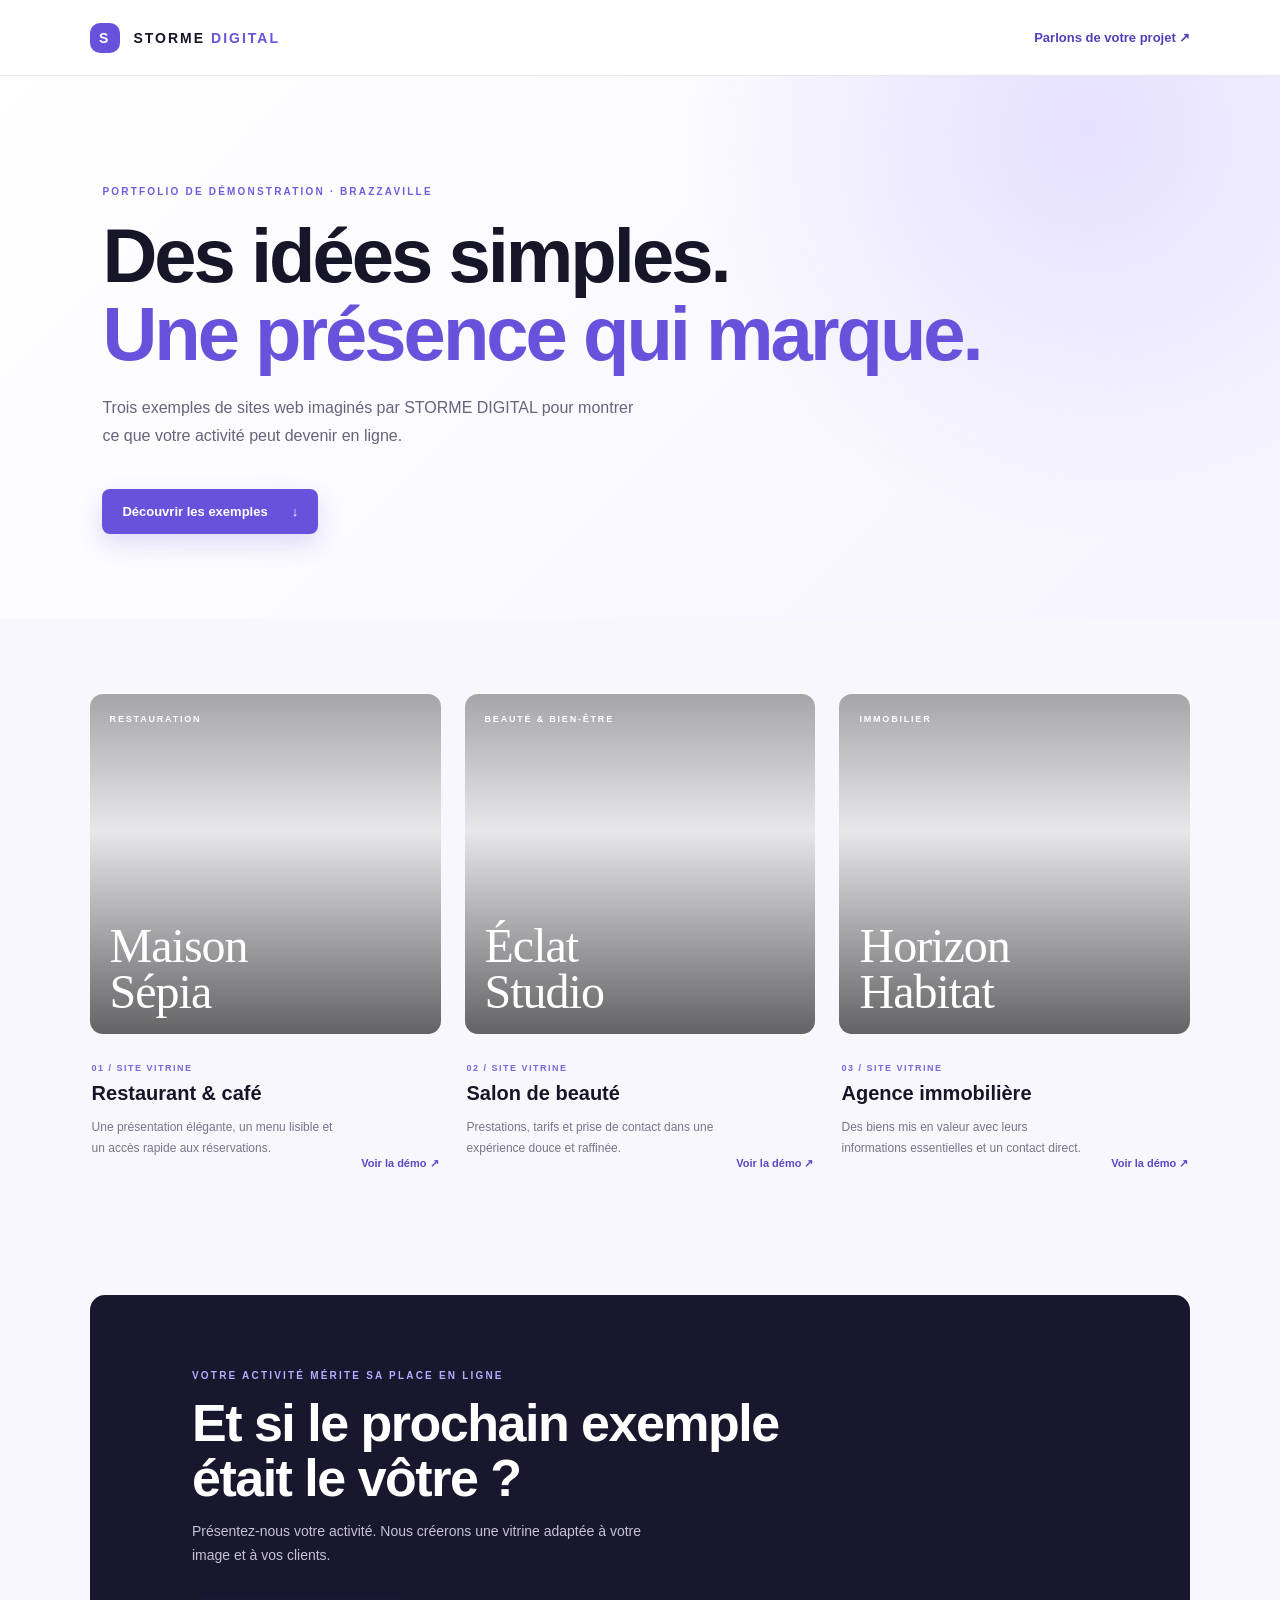
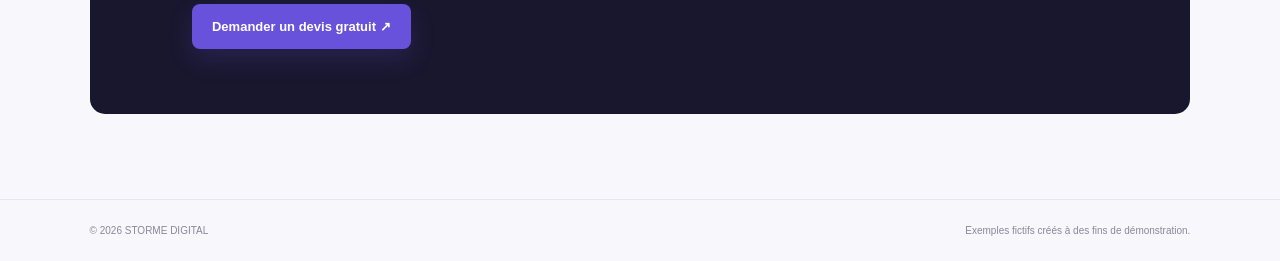
<file: index.html>
<!DOCTYPE html>
<html lang="fr">
<head>
  <meta charset="UTF-8">
  <meta name="viewport" content="width=device-width, initial-scale=1.0">
  <meta name="description" content="Exemples de réalisations web — STORME DIGITAL.">
  <title>Portfolio démo | STORME DIGITAL</title>
  <link rel="stylesheet" href="assets/portfolio.css">
</head>
<body>
  <header class="topbar">
    <a class="brand" href="#"><span class="brand-mark">S</span> STORME <b>DIGITAL</b></a>
    <a class="contact-link" href="mailto:contact.stormedigital.cg@gmail.com">Parlons de votre projet ↗</a>
  </header>
  <main>
    <section class="hero">
      <p class="eyebrow">PORTFOLIO DE DÉMONSTRATION · BRAZZAVILLE</p>
      <h1>Des idées simples.<br><span>Une présence qui marque.</span></h1>
      <p class="intro">Trois exemples de sites web imaginés par STORME DIGITAL pour montrer ce que votre activité peut devenir en ligne.</p>
      <a class="button" href="#projets">Découvrir les exemples <span>↓</span></a>
    </section>
    <section id="projets" class="projects">
      <article class="project-card">
        <a class="project-image restaurant" href="restaurant/index.html" aria-label="Voir la démo restaurant">
          <span class="tag">RESTAURATION</span><span class="image-title">Maison<br>Sépia</span>
        </a>
        <div class="project-info"><div><p class="number">01 / SITE VITRINE</p><h2>Restaurant & café</h2><p>Une présentation élégante, un menu lisible et un accès rapide aux réservations.</p></div><a class="arrow" href="restaurant/index.html">Voir la démo ↗</a></div>
      </article>
      <article class="project-card">
        <a class="project-image beauty" href="beaute/index.html" aria-label="Voir la démo beauté">
          <span class="tag">BEAUTÉ & BIEN-ÊTRE</span><span class="image-title">Éclat<br>Studio</span>
        </a>
        <div class="project-info"><div><p class="number">02 / SITE VITRINE</p><h2>Salon de beauté</h2><p>Prestations, tarifs et prise de contact dans une expérience douce et raffinée.</p></div><a class="arrow" href="beaute/index.html">Voir la démo ↗</a></div>
      </article>
      <article class="project-card">
        <a class="project-image immobilier" href="immobilier/index.html" aria-label="Voir la démo immobilier">
          <span class="tag">IMMOBILIER</span><span class="image-title">Horizon<br>Habitat</span>
        </a>
        <div class="project-info"><div><p class="number">03 / SITE VITRINE</p><h2>Agence immobilière</h2><p>Des biens mis en valeur avec leurs informations essentielles et un contact direct.</p></div><a class="arrow" href="immobilier/index.html">Voir la démo ↗</a></div>
      </article>
    </section>
    <section class="cta">
      <p class="eyebrow">VOTRE ACTIVITÉ MÉRITE SA PLACE EN LIGNE</p>
      <h2>Et si le prochain exemple<br>était le vôtre ?</h2>
      <p>Présentez-nous votre activité. Nous créerons une vitrine adaptée à votre image et à vos clients.</p>
      <a class="button" href="mailto:contact.stormedigital.cg@gmail.com?subject=Mon%20projet%20de%20site%20web">Demander un devis gratuit ↗</a>
    </section>
  </main>
  <footer><span>© 2026 STORME DIGITAL</span><span>Exemples fictifs créés à des fins de démonstration.</span></footer>
</body>
</html>
</file>
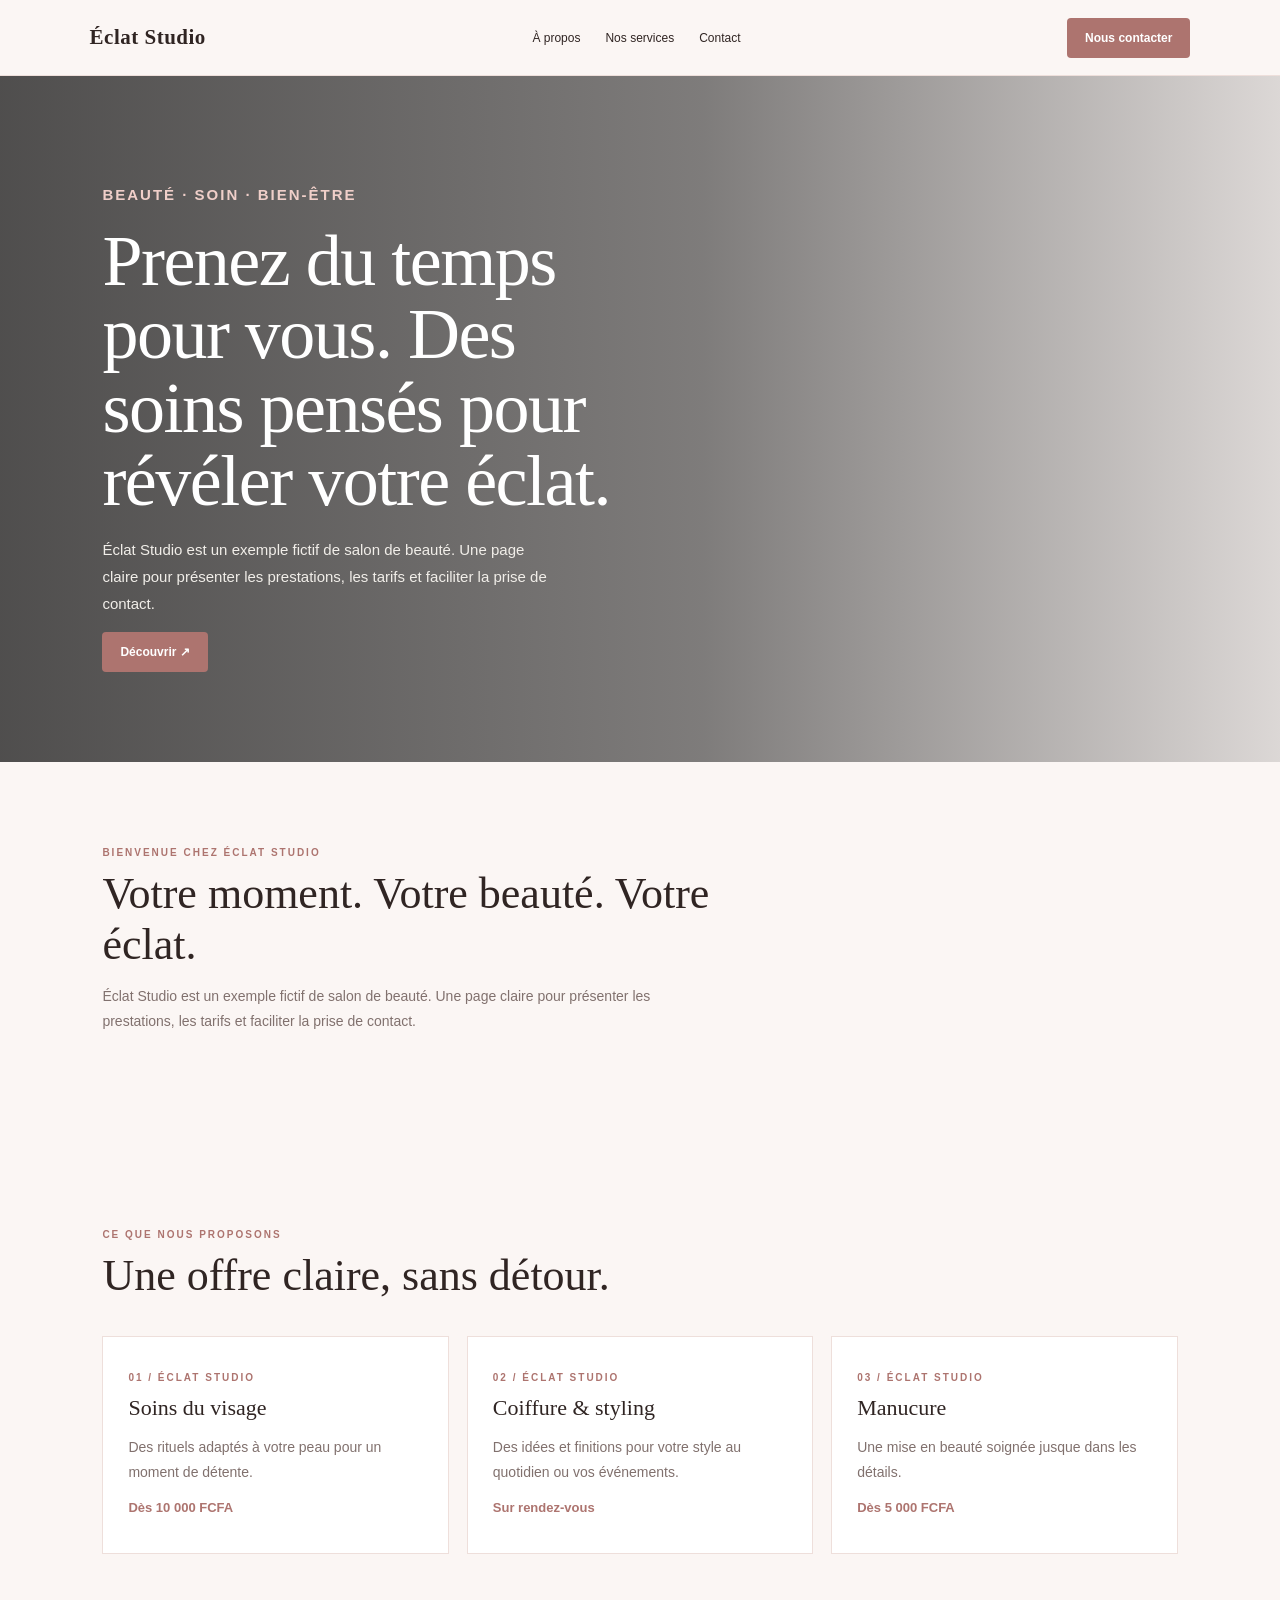
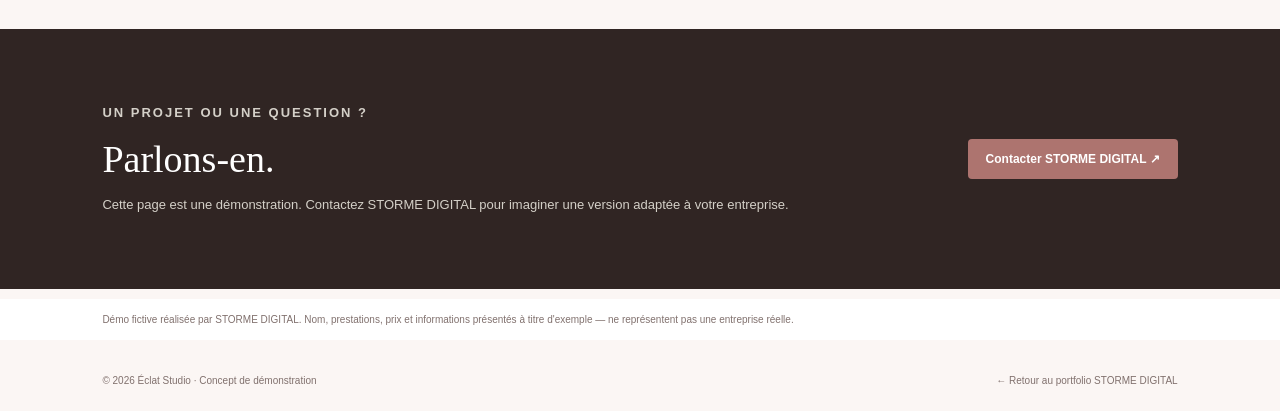
<file: beaute/index.html>
<!DOCTYPE html>
<html lang="fr">
<head>
  <meta charset="UTF-8"><meta name="viewport" content="width=device-width, initial-scale=1.0">
  <meta name="description" content="Prenez du temps pour vous. Des soins pensés pour révéler votre éclat.">
  <title>Éclat Studio — Beauté & bien-être</title>
  <link rel="stylesheet" href="../assets/demo.css">
  <style>:root{--paper:#fbf6f4;--ink:#302523;--muted:#81716e;--accent:#ad746f;--light:#f0cfc9;--dark:#302523;--surface:#fff;--line:#eedfdb}</style>
</head>
<body>
  <header class="nav">
    <a class="logo" href="../index.html">Éclat Studio</a>
    <nav class="navlinks"><a href="#concept">À propos</a><a href="#offres">Nos services</a><a href="#contact">Contact</a></nav>
    <a class="navbtn" href="#contact">Nous contacter</a>
  </header>
  <main>
    <section class="hero" style="background-image:url('https://images.unsplash.com/photo-1560066984-138dadb4c035?auto=format&fit=crop&w=1800&q=90')">
      <div class="hero-content"><p class="eyebrow">BEAUTÉ · SOIN · BIEN-ÊTRE</p><h1>Prenez du temps pour vous. Des soins pensés pour révéler votre éclat.</h1><p>Éclat Studio est un exemple fictif de salon de beauté. Une page claire pour présenter les prestations, les tarifs et faciliter la prise de contact.</p><a class="btn" href="#contact">Découvrir ↗</a></div>
    </section>
    <section class="section" id="concept">
      <div class="section-head"><p class="eyebrow">BIENVENUE CHEZ ÉCLAT STUDIO</p><h2>Votre moment. Votre beauté. Votre éclat.</h2><p class="muted">Éclat Studio est un exemple fictif de salon de beauté. Une page claire pour présenter les prestations, les tarifs et faciliter la prise de contact.</p></div>
    </section>
    <section class="section" id="offres">
      <div class="section-head"><p class="eyebrow">CE QUE NOUS PROPOSONS</p><h2>Une offre claire, sans détour.</h2></div>
      <div class="grid"><article class="tile"><p class="eyebrow">01 / ÉCLAT STUDIO</p><h3>Soins du visage</h3><p class="muted">Des rituels adaptés à votre peau pour un moment de détente.</p><p class="price">Dès 10 000 FCFA</p></article>
<article class="tile"><p class="eyebrow">02 / ÉCLAT STUDIO</p><h3>Coiffure & styling</h3><p class="muted">Des idées et finitions pour votre style au quotidien ou vos événements.</p><p class="price">Sur rendez-vous</p></article>
<article class="tile"><p class="eyebrow">03 / ÉCLAT STUDIO</p><h3>Manucure</h3><p class="muted">Une mise en beauté soignée jusque dans les détails.</p><p class="price">Dès 5 000 FCFA</p></article></div>
    </section>
    <section class="contact" id="contact"><div><p class="eyebrow">UN PROJET OU UNE QUESTION ?</p><h2>Parlons-en.</h2><p>Cette page est une démonstration. Contactez STORME DIGITAL pour imaginer une version adaptée à votre entreprise.</p></div><a class="btn" href="mailto:contact.stormedigital.cg@gmail.com?subject=Projet%20de%20site%20web">Contacter STORME DIGITAL ↗</a></section>
  </main>
  <p class="note">Démo fictive réalisée par STORME DIGITAL. Nom, prestations, prix et informations présentés à titre d'exemple — ne représentent pas une entreprise réelle.</p>
  <footer><span>© 2026 Éclat Studio · Concept de démonstration</span><a href="../index.html">← Retour au portfolio STORME DIGITAL</a></footer>
</body></html>
</file>
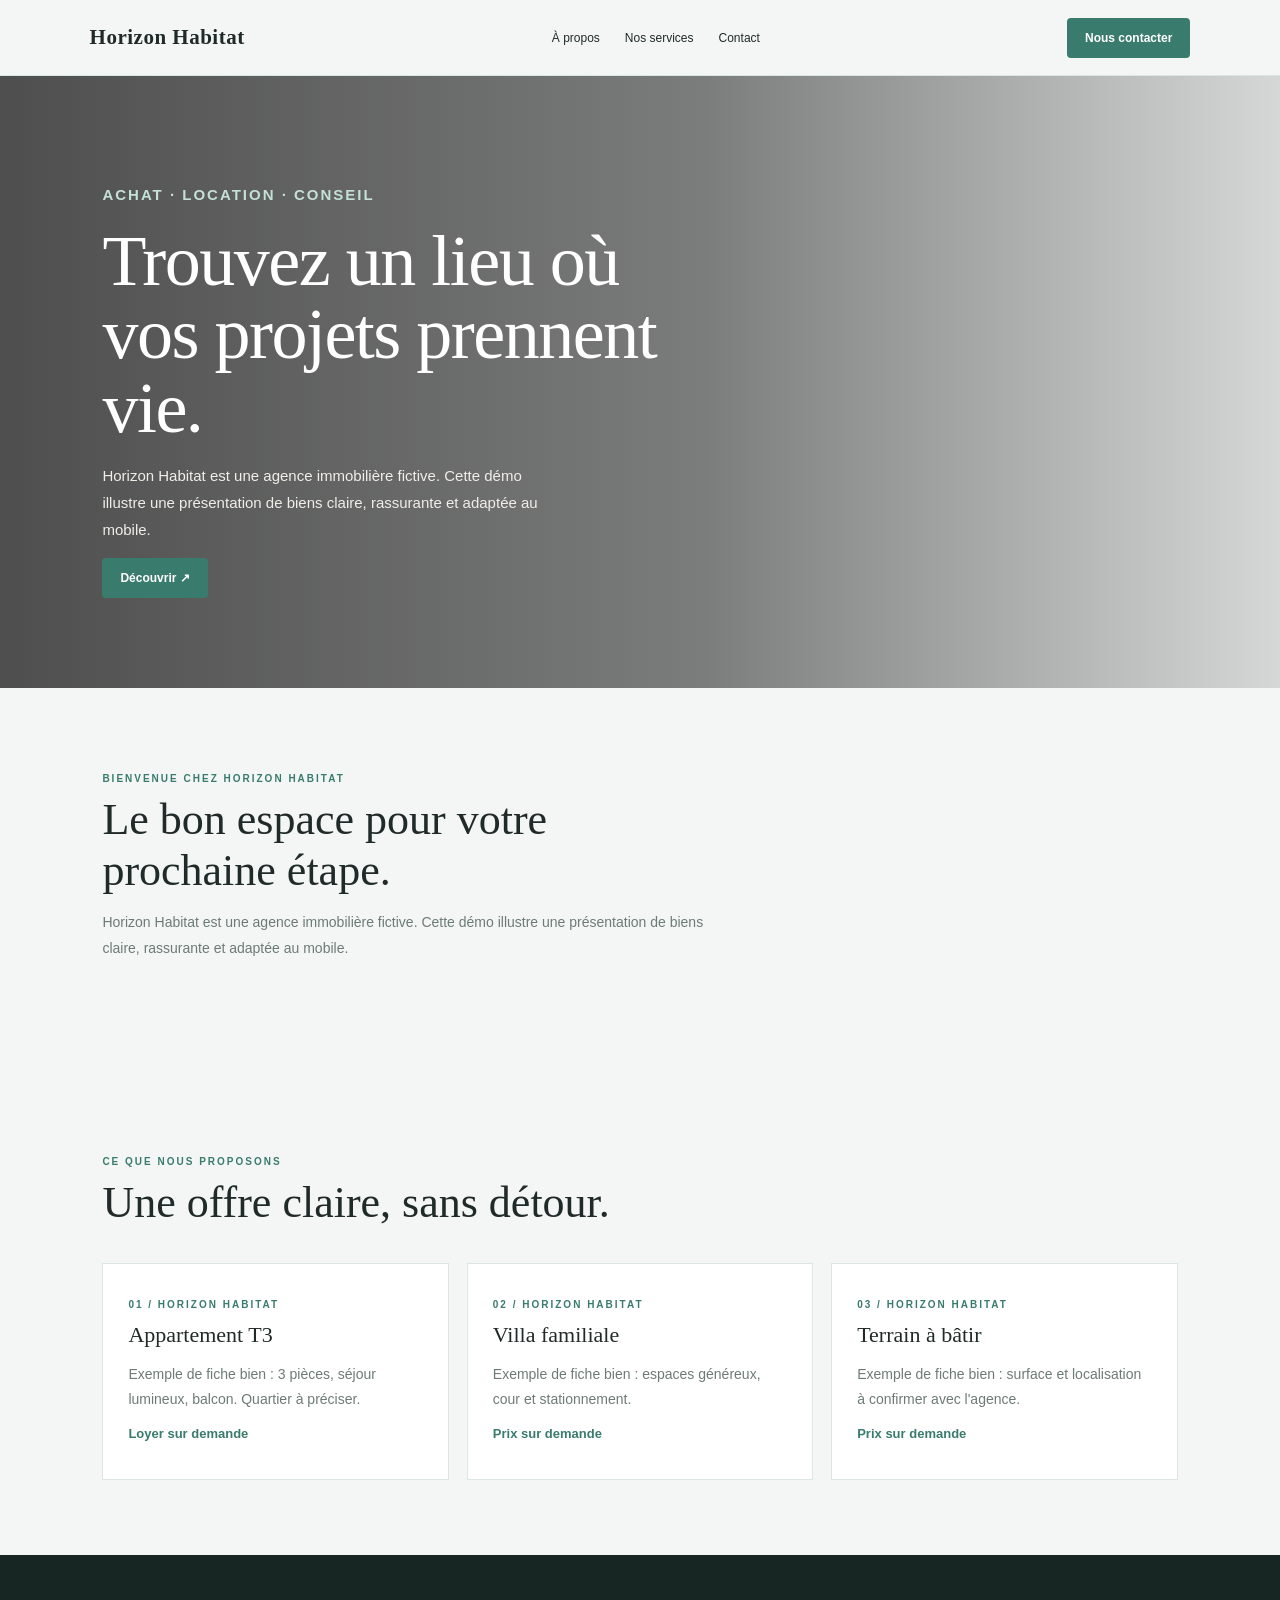
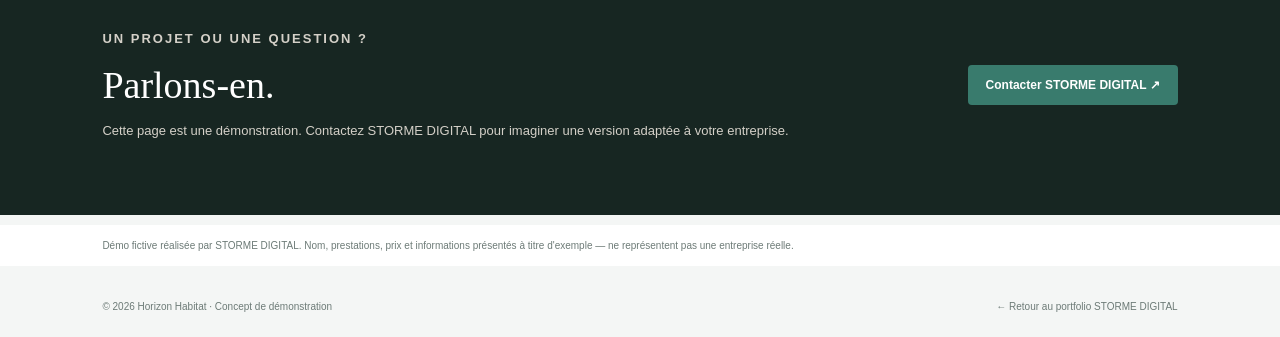
<file: immobilier/index.html>
<!DOCTYPE html>
<html lang="fr">
<head>
  <meta charset="UTF-8"><meta name="viewport" content="width=device-width, initial-scale=1.0">
  <meta name="description" content="Trouvez un lieu où vos projets prennent vie.">
  <title>Horizon Habitat — Immobilier & accompagnement</title>
  <link rel="stylesheet" href="../assets/demo.css">
  <style>:root{--paper:#f4f6f5;--ink:#202b29;--muted:#6d7b77;--accent:#397b6d;--light:#c3e1d7;--dark:#172622;--surface:#fff;--line:#dce6e2}</style>
</head>
<body>
  <header class="nav">
    <a class="logo" href="../index.html">Horizon Habitat</a>
    <nav class="navlinks"><a href="#concept">À propos</a><a href="#offres">Nos services</a><a href="#contact">Contact</a></nav>
    <a class="navbtn" href="#contact">Nous contacter</a>
  </header>
  <main>
    <section class="hero" style="background-image:url('https://images.unsplash.com/photo-1600607687939-ce8a6c25118c?auto=format&fit=crop&w=1800&q=90')">
      <div class="hero-content"><p class="eyebrow">ACHAT · LOCATION · CONSEIL</p><h1>Trouvez un lieu où vos projets prennent vie.</h1><p>Horizon Habitat est une agence immobilière fictive. Cette démo illustre une présentation de biens claire, rassurante et adaptée au mobile.</p><a class="btn" href="#contact">Découvrir ↗</a></div>
    </section>
    <section class="section" id="concept">
      <div class="section-head"><p class="eyebrow">BIENVENUE CHEZ HORIZON HABITAT</p><h2>Le bon espace pour votre prochaine étape.</h2><p class="muted">Horizon Habitat est une agence immobilière fictive. Cette démo illustre une présentation de biens claire, rassurante et adaptée au mobile.</p></div>
    </section>
    <section class="section" id="offres">
      <div class="section-head"><p class="eyebrow">CE QUE NOUS PROPOSONS</p><h2>Une offre claire, sans détour.</h2></div>
      <div class="grid"><article class="tile"><p class="eyebrow">01 / HORIZON HABITAT</p><h3>Appartement T3</h3><p class="muted">Exemple de fiche bien : 3 pièces, séjour lumineux, balcon. Quartier à préciser.</p><p class="price">Loyer sur demande</p></article>
<article class="tile"><p class="eyebrow">02 / HORIZON HABITAT</p><h3>Villa familiale</h3><p class="muted">Exemple de fiche bien : espaces généreux, cour et stationnement.</p><p class="price">Prix sur demande</p></article>
<article class="tile"><p class="eyebrow">03 / HORIZON HABITAT</p><h3>Terrain à bâtir</h3><p class="muted">Exemple de fiche bien : surface et localisation à confirmer avec l'agence.</p><p class="price">Prix sur demande</p></article></div>
    </section>
    <section class="contact" id="contact"><div><p class="eyebrow">UN PROJET OU UNE QUESTION ?</p><h2>Parlons-en.</h2><p>Cette page est une démonstration. Contactez STORME DIGITAL pour imaginer une version adaptée à votre entreprise.</p></div><a class="btn" href="mailto:contact.stormedigital.cg@gmail.com?subject=Projet%20de%20site%20web">Contacter STORME DIGITAL ↗</a></section>
  </main>
  <p class="note">Démo fictive réalisée par STORME DIGITAL. Nom, prestations, prix et informations présentés à titre d'exemple — ne représentent pas une entreprise réelle.</p>
  <footer><span>© 2026 Horizon Habitat · Concept de démonstration</span><a href="../index.html">← Retour au portfolio STORME DIGITAL</a></footer>
</body></html>
</file>
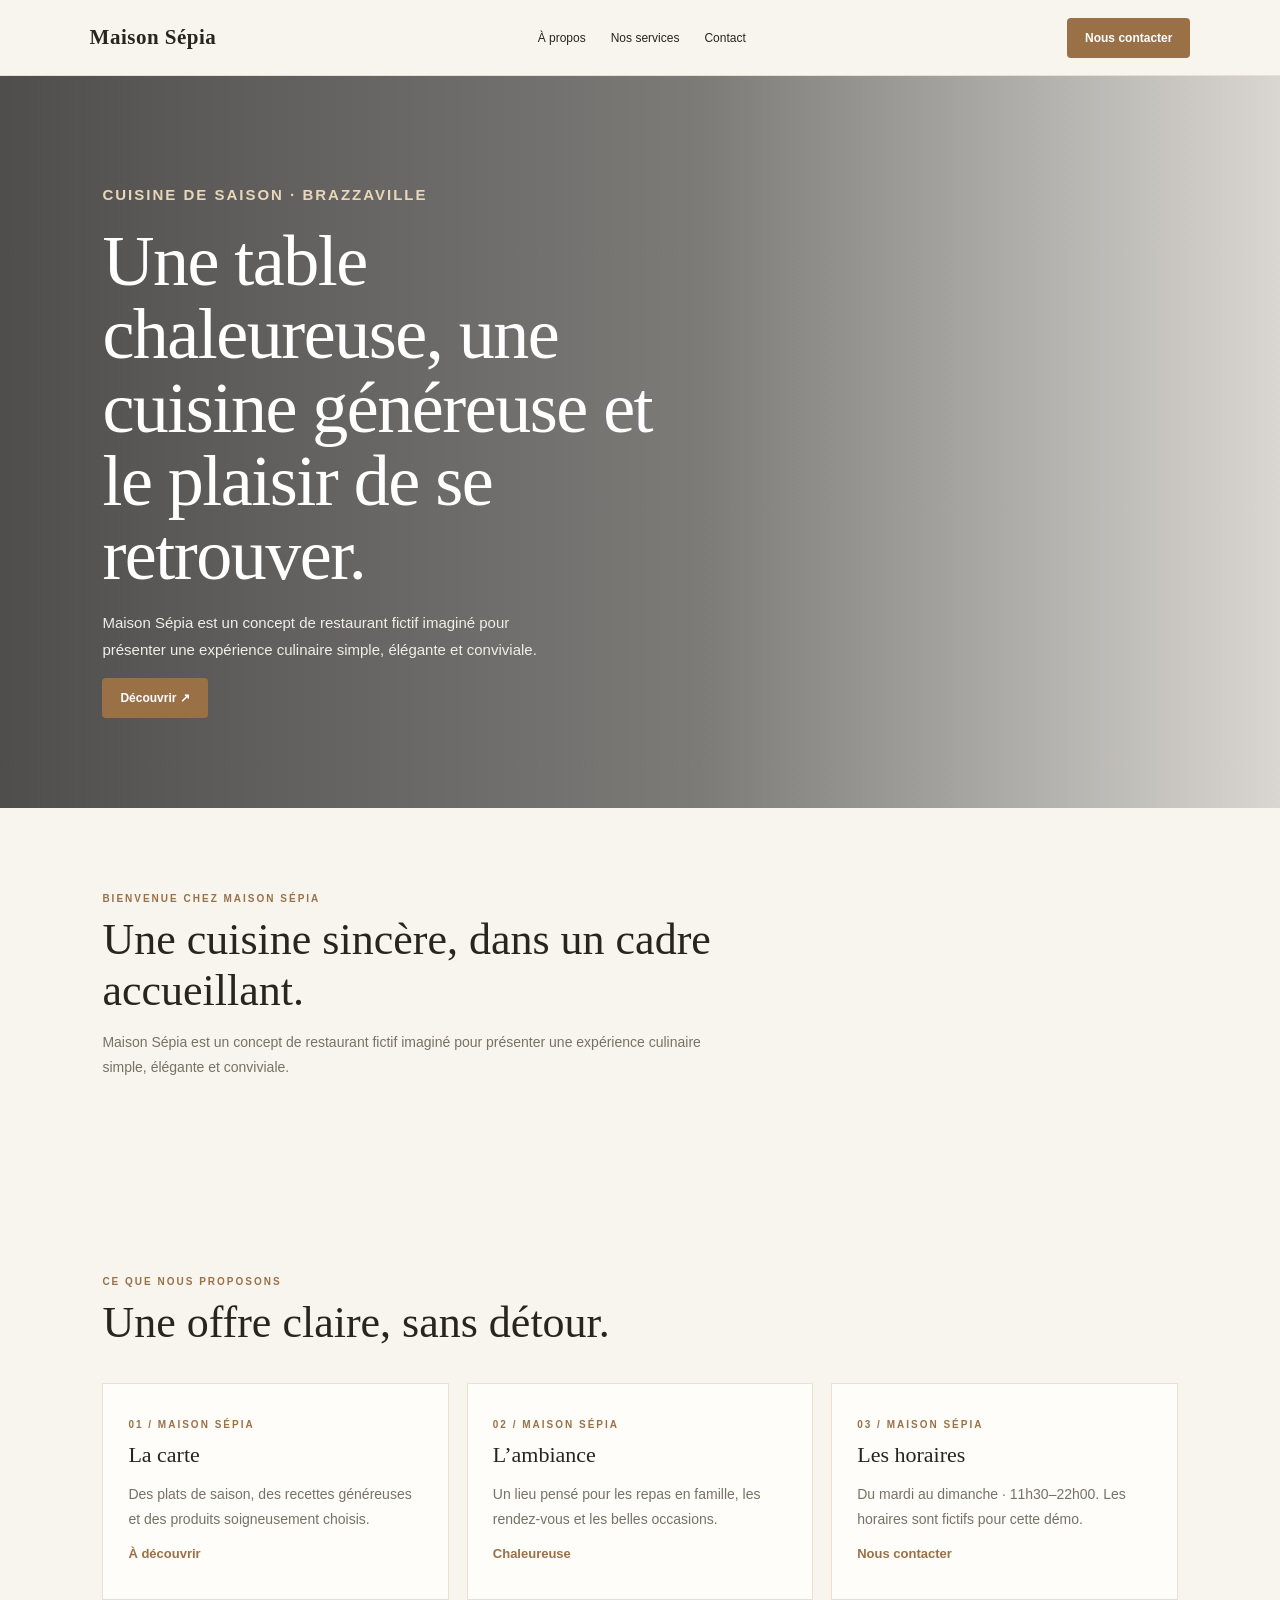
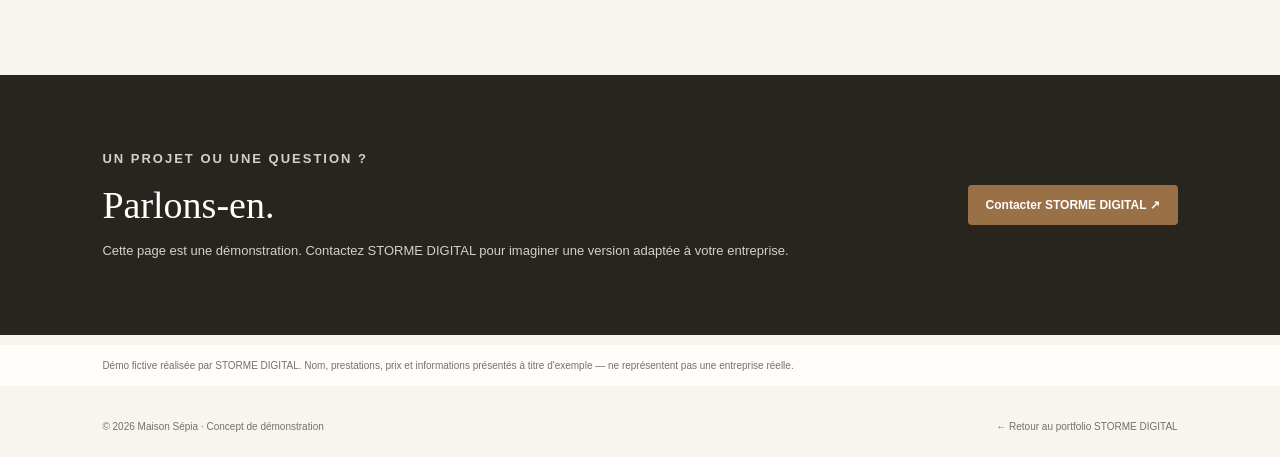
<file: restaurant/index.html>
<!DOCTYPE html>
<html lang="fr">
<head>
  <meta charset="UTF-8"><meta name="viewport" content="width=device-width, initial-scale=1.0">
  <meta name="description" content="Une table chaleureuse, une cuisine généreuse et le plaisir de se retrouver.">
  <title>Maison Sépia — Cuisine & moments à partager</title>
  <link rel="stylesheet" href="../assets/demo.css">
  <style>:root{--paper:#f8f5ef;--ink:#28251f;--muted:#777166;--accent:#9a7047;--light:#ead6b9;--dark:#28251f;--surface:#fffdf9;--line:#e8e0d4}</style>
</head>
<body>
  <header class="nav">
    <a class="logo" href="../index.html">Maison Sépia</a>
    <nav class="navlinks"><a href="#concept">À propos</a><a href="#offres">Nos services</a><a href="#contact">Contact</a></nav>
    <a class="navbtn" href="#contact">Nous contacter</a>
  </header>
  <main>
    <section class="hero" style="background-image:url('https://images.unsplash.com/photo-1414235077428-338989a2e8c0?auto=format&fit=crop&w=1800&q=90')">
      <div class="hero-content"><p class="eyebrow">CUISINE DE SAISON · BRAZZAVILLE</p><h1>Une table chaleureuse, une cuisine généreuse et le plaisir de se retrouver.</h1><p>Maison Sépia est un concept de restaurant fictif imaginé pour présenter une expérience culinaire simple, élégante et conviviale.</p><a class="btn" href="#contact">Découvrir ↗</a></div>
    </section>
    <section class="section" id="concept">
      <div class="section-head"><p class="eyebrow">BIENVENUE CHEZ MAISON SÉPIA</p><h2>Une cuisine sincère, dans un cadre accueillant.</h2><p class="muted">Maison Sépia est un concept de restaurant fictif imaginé pour présenter une expérience culinaire simple, élégante et conviviale.</p></div>
    </section>
    <section class="section" id="offres">
      <div class="section-head"><p class="eyebrow">CE QUE NOUS PROPOSONS</p><h2>Une offre claire, sans détour.</h2></div>
      <div class="grid"><article class="tile"><p class="eyebrow">01 / MAISON SÉPIA</p><h3>La carte</h3><p class="muted">Des plats de saison, des recettes généreuses et des produits soigneusement choisis.</p><p class="price">À découvrir</p></article>
<article class="tile"><p class="eyebrow">02 / MAISON SÉPIA</p><h3>L’ambiance</h3><p class="muted">Un lieu pensé pour les repas en famille, les rendez-vous et les belles occasions.</p><p class="price">Chaleureuse</p></article>
<article class="tile"><p class="eyebrow">03 / MAISON SÉPIA</p><h3>Les horaires</h3><p class="muted">Du mardi au dimanche · 11h30–22h00. Les horaires sont fictifs pour cette démo.</p><p class="price">Nous contacter</p></article></div>
    </section>
    <section class="contact" id="contact"><div><p class="eyebrow">UN PROJET OU UNE QUESTION ?</p><h2>Parlons-en.</h2><p>Cette page est une démonstration. Contactez STORME DIGITAL pour imaginer une version adaptée à votre entreprise.</p></div><a class="btn" href="mailto:contact.stormedigital.cg@gmail.com?subject=Projet%20de%20site%20web">Contacter STORME DIGITAL ↗</a></section>
  </main>
  <p class="note">Démo fictive réalisée par STORME DIGITAL. Nom, prestations, prix et informations présentés à titre d'exemple — ne représentent pas une entreprise réelle.</p>
  <footer><span>© 2026 Maison Sépia · Concept de démonstration</span><a href="../index.html">← Retour au portfolio STORME DIGITAL</a></footer>
</body></html>
</file>
<file: assets/portfolio.css>
*{box-sizing:border-box}html{scroll-behavior:smooth}body{margin:0;background:#f8f8fc;color:#171629;font-family:Inter,Arial,sans-serif}.topbar{height:76px;padding:0 7%;display:flex;align-items:center;justify-content:space-between;border-bottom:1px solid #e8e7f0;background:#fff}.brand{font-size:14px;letter-spacing:2px;color:#171629;text-decoration:none;font-weight:800}.brand b{color:#6952db}.brand-mark{display:inline-grid;place-items:center;width:30px;height:30px;margin-right:8px;border-radius:10px;background:#6952db;color:white}.contact-link{color:#5140b8;text-decoration:none;font-size:13px;font-weight:700}.hero{padding:100px 8% 85px;background:radial-gradient(circle at 85% 10%,#e5e0ff 0,transparent 34%),linear-gradient(135deg,#fff,#f6f4ff)}.eyebrow{font-size:10px;letter-spacing:2.2px;font-weight:800;color:#715ce0}.hero h1{font-size:clamp(42px,7vw,76px);line-height:1.03;letter-spacing:-3px;margin:20px 0}.hero h1 span{color:#6952db}.intro{max-width:550px;line-height:1.8;color:#66647a;font-size:16px}.button{display:inline-flex;gap:24px;align-items:center;margin-top:22px;padding:15px 20px;border-radius:8px;background:#6952db;color:white;text-decoration:none;font-size:13px;font-weight:700;box-shadow:0 10px 25px #6952db30}.projects{padding:75px 7%;display:grid;grid-template-columns:repeat(3,1fr);gap:24px}.project-card{min-width:0}.project-image{height:340px;border-radius:13px;display:flex;flex-direction:column;justify-content:space-between;padding:20px;color:#fff;text-decoration:none;overflow:hidden;position:relative;background-size:cover;background-position:center}.project-image:before{content:"";position:absolute;inset:0;background:linear-gradient(180deg,#0005,#0001 40%,#0009)}.project-image>*{position:relative}.restaurant{background-image:url('https://images.unsplash.com/photo-1414235077428-338989a2e8c0?auto=format&fit=crop&w=1000&q=85')}.beauty{background-image:url('https://images.unsplash.com/photo-1560066984-138dadb4c035?auto=format&fit=crop&w=1000&q=85')}.immobilier{background-image:url('https://images.unsplash.com/photo-1600607687939-ce8a6c25118c?auto=format&fit=crop&w=1000&q=85')}.tag{font-size:9px;letter-spacing:1.8px;font-weight:800}.image-title{font-family:Georgia,serif;font-size:48px;line-height:.95;letter-spacing:-1px}.project-info{display:flex;justify-content:space-between;gap:12px;padding:20px 2px}.number{font-size:9px;letter-spacing:1.5px;color:#7866db;font-weight:800}.project-info h2{font-size:20px;margin:8px 0}.project-info p:not(.number){font-size:12px;line-height:1.7;color:#77758a;max-width:250px}.arrow{align-self:flex-end;white-space:nowrap;color:#5c48c5;text-decoration:none;font-size:11px;font-weight:800}.cta{margin:30px 7% 85px;padding:65px 8%;border-radius:15px;background:#19172e;color:#fff}.cta h2{font-size:clamp(32px,5vw,52px);letter-spacing:-1.5px;line-height:1.05;margin:15px 0}.cta p:not(.eyebrow){max-width:480px;color:#c5c2d7;line-height:1.7;font-size:14px}.cta .eyebrow{color:#b6aaff}footer{padding:25px 7%;display:flex;justify-content:space-between;gap:15px;color:#89879a;font-size:10px;border-top:1px solid #e8e7f0}@media(max-width:850px){.projects{grid-template-columns:1fr 1fr}.project-image{height:300px}}@media(max-width:580px){.topbar{padding:0 5%;height:65px}.contact-link{font-size:11px}.hero{padding:75px 7% 65px}.hero h1{letter-spacing:-2px}.projects{grid-template-columns:1fr;padding:45px 6%;gap:15px}.project-image{height:350px}.project-info{padding-bottom:35px}.cta{margin:15px 5% 55px;padding:45px 7%}footer{padding:22px 6%;flex-direction:column}}
</file>
<file: assets/demo.css>
*{box-sizing:border-box}body{margin:0;font-family:Arial,sans-serif;color:var(--ink);background:var(--paper)}a{text-decoration:none;color:inherit}.nav{height:76px;padding:0 7%;display:flex;align-items:center;justify-content:space-between;background:var(--paper);border-bottom:1px solid var(--line)}.logo{font-family:Georgia,serif;font-size:21px;font-weight:bold;letter-spacing:.5px}.navlinks{display:flex;gap:25px;font-size:12px}.navlinks a:hover{color:var(--accent)}.navbtn,.btn{display:inline-block;background:var(--accent);color:white;padding:13px 18px;border-radius:4px;font-size:12px;font-weight:bold}.hero{min-height:550px;padding:90px 8%;display:flex;align-items:center;background-size:cover;background-position:center;position:relative;color:white}.hero:before{content:"";position:absolute;inset:0;background:linear-gradient(90deg,#111b 0%,#1118 55%,#1112)}.hero-content{position:relative;max-width:560px}.eyebrow{text-transform:uppercase;font-size:10px;letter-spacing:2px;font-weight:bold;color:var(--accent)}.hero .eyebrow{color:var(--light)}h1{font-family:Georgia,serif;font-size:clamp(43px,6vw,72px);font-weight:normal;line-height:1.02;letter-spacing:-1.5px;margin:17px 0}.hero p{font-size:15px;line-height:1.8;max-width:460px;color:#f1eee9}.section{padding:75px 8%}.section-head{max-width:620px;margin-bottom:35px}.section h2{font:normal clamp(30px,4vw,44px) Georgia,serif;margin:10px 0}.muted{color:var(--muted);line-height:1.8;font-size:14px}.grid{display:grid;grid-template-columns:repeat(3,1fr);gap:18px}.tile{background:var(--surface);padding:25px;border:1px solid var(--line)}.tile h3{font:normal 22px Georgia,serif;margin:12px 0}.price{font-weight:bold;color:var(--accent);font-size:13px}.contact{background:var(--dark);color:white;padding:60px 8%;display:flex;justify-content:space-between;align-items:center;gap:25px}.contact h2{font:normal 38px Georgia,serif;margin:8px 0}.contact p{color:#d4d0c8;font-size:13px;line-height:1.7}footer{padding:25px 8%;font-size:10px;color:var(--muted);display:flex;justify-content:space-between;gap:15px}.note{font-size:10px;color:var(--muted);padding:15px 8%;background:var(--surface)}@media(max-width:700px){.nav{padding:0 5%;height:66px}.navlinks{display:none}.hero{min-height:500px;padding:70px 7%}.section{padding:55px 7%}.grid{grid-template-columns:1fr}.contact{padding:45px 7%;display:block}.contact .btn{margin-top:12px}footer{padding:22px 7%;display:block}footer span{display:block;margin:5px 0}}
</file>
